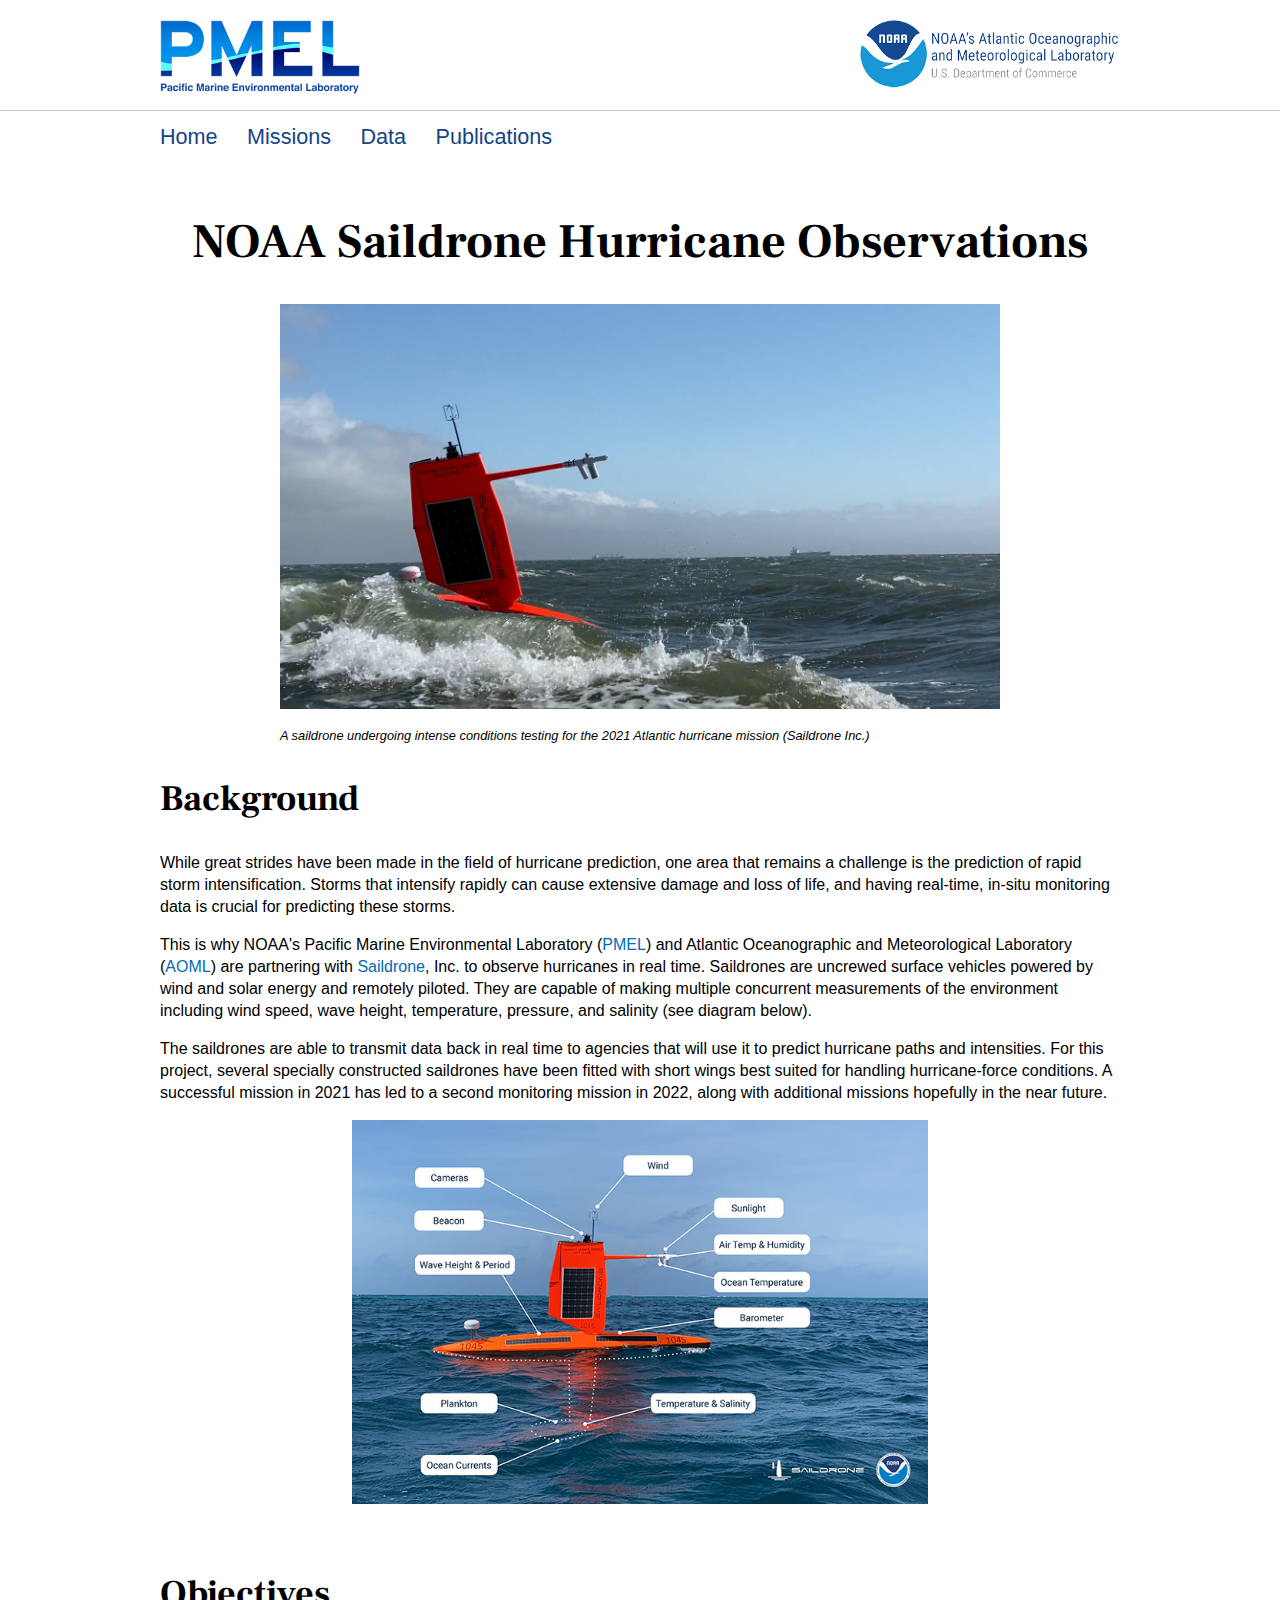
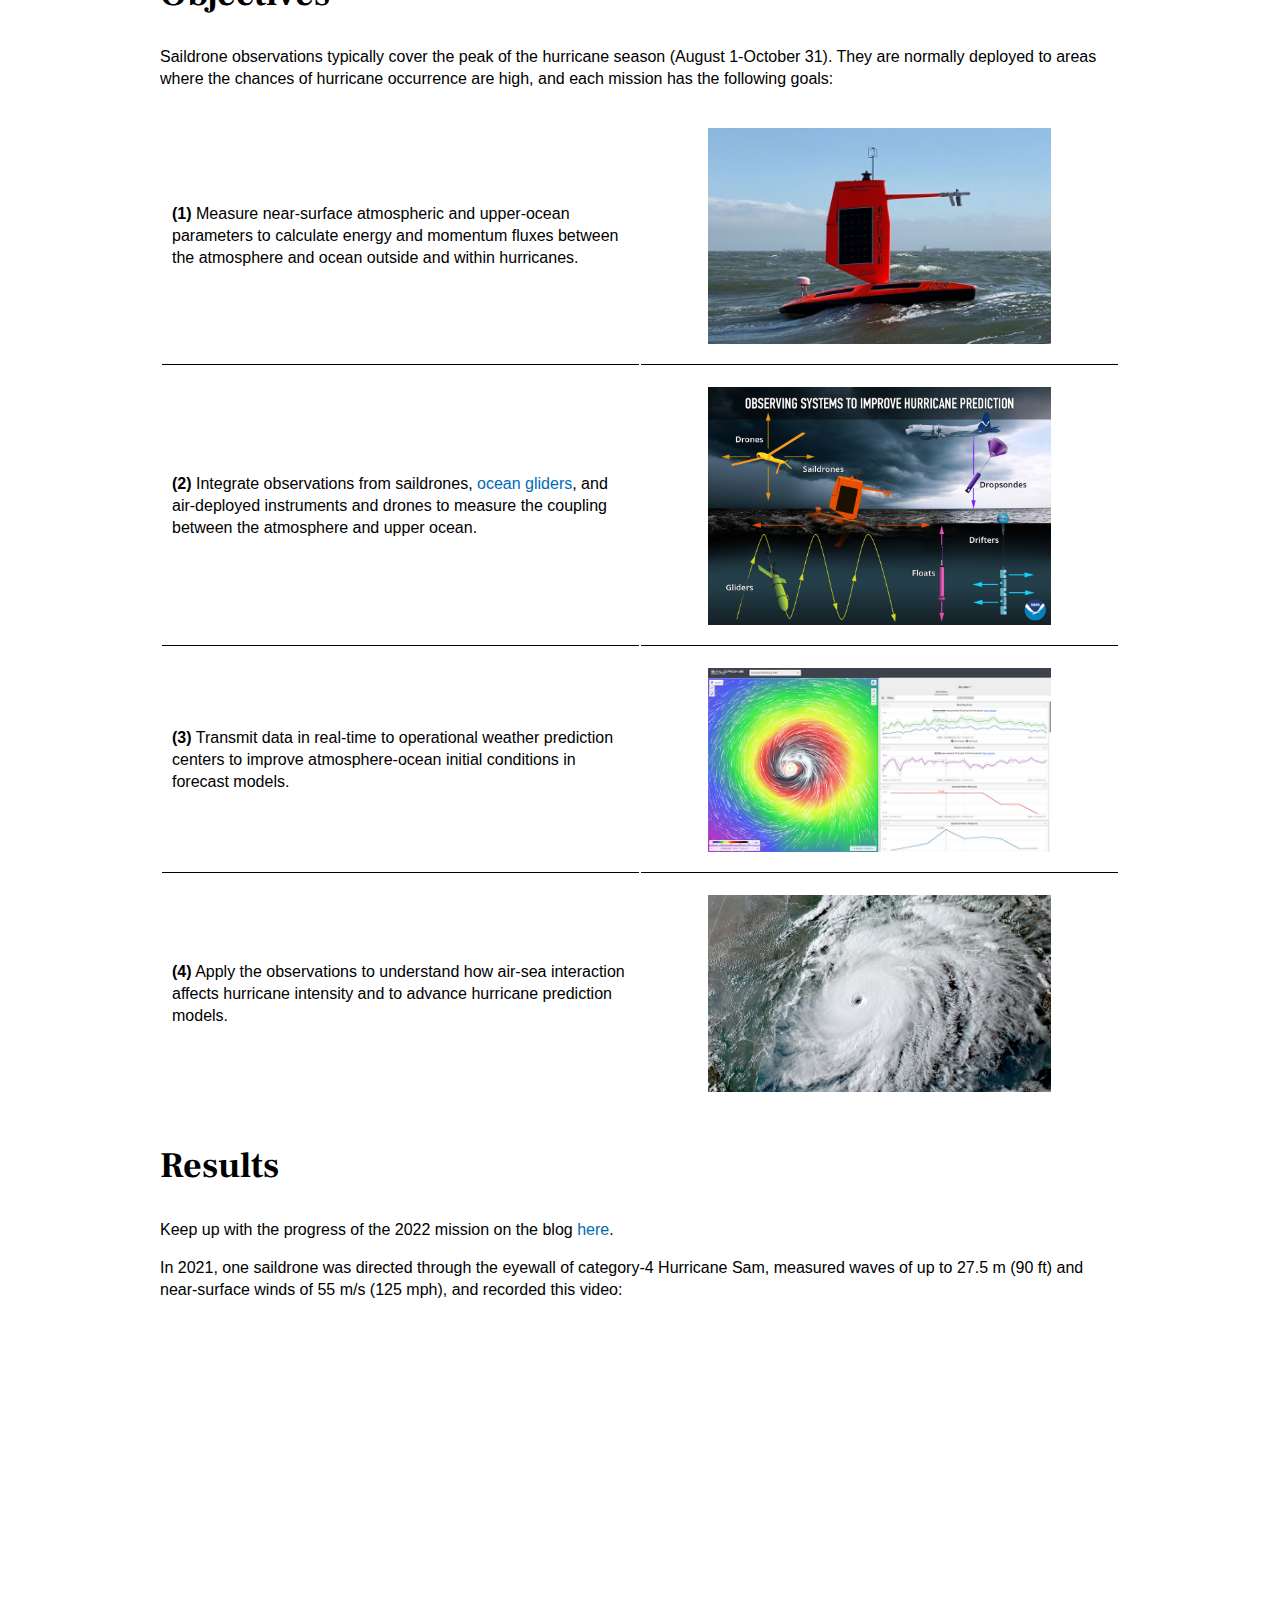
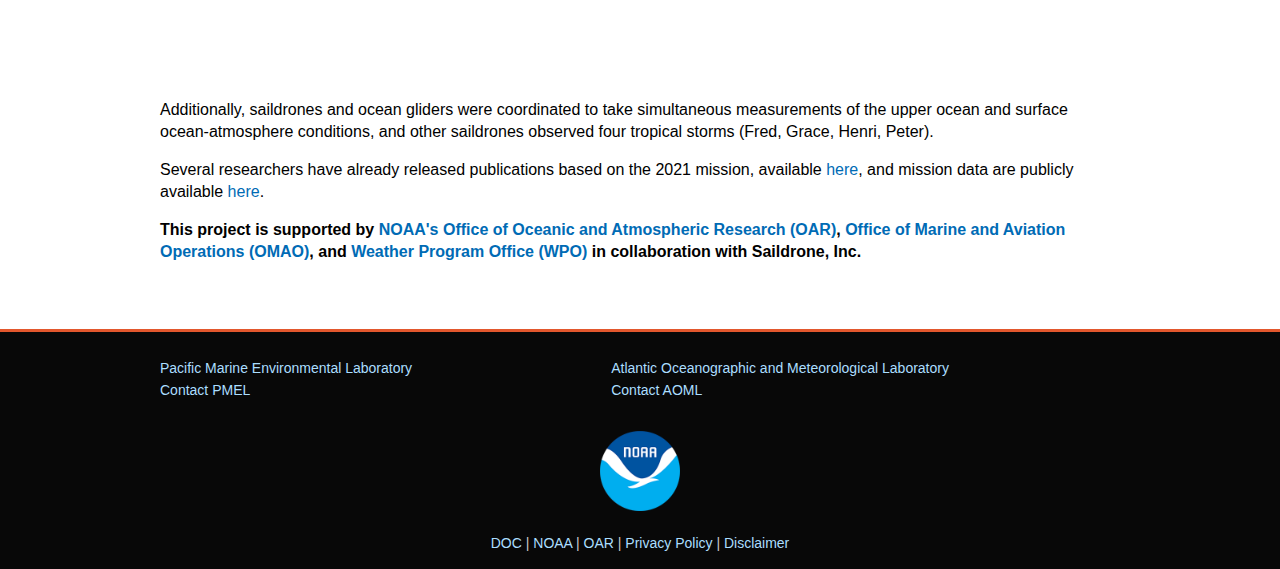
<file: index.html>
<!doctype html>
<html lang="en"><!-- InstanceBegin template="/Templates/saildrone_hurricane.dwt" codeOutsideHTMLIsLocked="false" -->
<head> 
<meta charset="utf-8">
<meta name="viewport" content="width=device-width, initial-scale=1">
<!-- InstanceBeginEditable name="doctitle" -->
<title>NOAA Saildrone Hurricane Observation</title>
<script id="_fed_an_ua_tag" type="text/javascript" src="https://dap.digitalgov.gov/Universal-Federated-Analytics-Min.js?agency=DOC&subagency=NOAA&pua=UA-200333778-1"></script>
<!-- InstanceEndEditable -->
<!-- InstanceBeginEditable name="head" -->
<!-- InstanceEndEditable -->
<link rel="icon" href="favicon-32.png" sizes="32x32">
<link rel="icon" href="favicon-128.png" sizes="128x128">
<link rel="icon" href="favicon-192.png" sizes="192x192">  
<link rel="apple-touch-icon" href="favicon-180.png" sizes="180x180">
<link rel="preconnect" href="https://fonts.gstatic.com"> 
<link href="https://fonts.googleapis.com/css2?family=Frank+Ruhl+Libre:wght@400;700&display=swap" rel="stylesheet">
<link href="saildrone_hurricanes.css" rel="stylesheet" type="text/css">
</head>
 
<body>
<header><a class="skip-link" href="#main-content">Skip to content</a> 
	<div id="header-content" class="clearfix">
		<div class="pmel-logo"><a href="https://www.pmel.noaa.gov/" target="_blank"><img src="images/PMEL_logo.png" alt="PMEL logo"/></a></div>
		<div class="aoml-logo"><a href="https://www.aoml.noaa.gov/" target="_blank"><img src="images/AOML_Logo.png" alt="AOML logo"/></a></div>
	</div>
</header>
<nav>
	<div id="nav-content"><a href="index.html">Home</a> 
		<div class="dropdown" > <a class="dropbtn" >Missions</a>
      <div id="dropdown-content">
       <a  href="2022/index.html">2022</a>
          <a href="2022/mission-blog-2022.html">2022 Blog</a> 
		  <div class="newline for-phone"><br></div>    
        <a href="2021/index.html">2021</a> 
          <a href="2021/mission-blog-2021.html">2021 Blog</a>     
		  <a href="2021/animations.html">2021 Videos</a>
      </div>
			
			</div>   
		<div class="for-mobile"><a href="publications.html">Publications</a></div>
		<div class="newline"><br></div>
		<div class="newline for-phone"><br></div>
			<div class="dropdown"><a class="dropbtn">Data</a> 
				<div id="dropdown-content2">
					<a href="https://data.pmel.noaa.gov/generic/erddap/search/index.html?page=1&itemsPerPage=1000&searchFor=Saildrone+Atlantic+2022+Hurricane+Monitoring" target="_blank">2022 Data</a>
					<a href="https://data.pmel.noaa.gov/pmel/erddap/search/index.html?page=1&itemsPerPage=1000&searchFor=Saildrone+Hurricane+Monitoring+2021+NRT+data" target="_blank">2021 Data</a> 
					
				</div> 
		</div>
		<div class="for-pc"><a href="publications.html">Publications</a></div>
		
		
	</div> 
</nav>
<!-- InstanceBeginEditable name="MainContent" -->

	<!--<div id="banner" ><img src="images/green_wave.jpeg"></div> -->
<main>


	<div id="main-content">
		<h1>NOAA Saildrone Hurricane Observations</h1>
		<p><img src="images/saildrone_in_wave.jpeg" alt="A saildrone cutting through a wave"></p>
		<div class="image-caption">A saildrone undergoing intense conditions testing for the 2021 Atlantic hurricane mission (Saildrone Inc.)</div>
		<h2>Background</h2>
		<p>While great strides have been made in the field of hurricane prediction, one area that remains a challenge is the prediction of rapid storm intensification. Storms that intensify rapidly can cause extensive damage and loss of life, and having real-time, in-situ monitoring data is crucial for predicting these storms. </p>
		<p>This is why NOAA's Pacific Marine Environmental Laboratory (<a href="https://www.pmel.noaa.gov/" target="_blank">PMEL</a>) and Atlantic Oceanographic and Meteorological Laboratory (<a href="https://www.aoml.noaa.gov/" target="_blank">AOML</a>) are partnering with <a href="https://www.saildrone.com/" target ="_blank">Saildrone</a>, Inc. to observe hurricanes in real time. Saildrones are uncrewed surface vehicles powered by wind and solar energy and remotely piloted. They are capable of making multiple concurrent measurements of the environment including wind speed, wave height, temperature, pressure, and salinity (see diagram below).</p>
		<p>The saildrones are able to transmit data back in real time to agencies that will use it to predict hurricane paths and intensities. For this project, several specially constructed saildrones have been fitted with short wings best suited for handling hurricane-force conditions. A successful mission in 2021 has led to a second monitoring mission in 2022, along with additional missions hopefully in the near future. </p>
		<p><img id="diagram" src="images/diagram.jpeg" alt="Saildrone on the water with observation tools labeled"/></p>
		<br>
		<h2>Objectives</h2>
		<p>Saildrone observations typically cover the peak of the hurricane season (August 1-October 31). They are normally deployed to areas where the chances of hurricane occurrence are high, and each mission has the following goals:</p>
		<table>
			<tr>
				<td><div class="text-container"><p><strong>(1)</strong> Measure near-surface atmospheric and upper-ocean parameters to calculate energy and momentum fluxes between the atmosphere and ocean outside and within hurricanes.</p></div></td>
				<td><img src="images/saildrone.png" alt="Image of a saildrone on water"></td>
			</tr>
			<tr>
				<td><p><strong>(2)</strong> Integrate observations from saildrones, <a href="https://www.aoml.noaa.gov/hurricane-glider-project/" target="_blank">ocean gliders</a>, and air-deployed instruments and drones to measure the coupling between the atmosphere and upper ocean.</p></td>
				<td><img src="images/Hurricane_Observation_Tech_v4_horiz_lores-1024x712.png" alt="Diagram showing usage of various ocean monitoring technologies"></td>
			</tr>
			<tr>
				<td><p><strong>(3)</strong> Transmit data in real-time to operational weather prediction centers to improve atmosphere-ocean initial conditions in forecast models.</p></td>
				<td><img src="images/dashboard.jpeg" alt="Dashboard of saildrone data"></td>
			</tr>
			<tr >
				<td class="last"><p><strong>(4)</strong> Apply the observations to understand how air-sea interaction affects hurricane intensity and to advance hurricane prediction models.</p></td>
				<td class="last"><img src="images/PHOTO-GOES-East-satellite- image-Hurricane-Laura-082620-approaching-Gulf-Coast.png" alt="View of a hurricane from space"></td>
			
			</tr>
		
		</table>
		
	
		<h2>Results</h2>
		<p>Keep up with the progress of the 2022 mission on the blog <a href="2022/mission-blog-2022.html">here</a>. </p>
		<p>In 2021, one saildrone was directed through the eyewall of category-4 Hurricane Sam, measured waves of up to 27.5 m (90 ft) and near-surface winds of 55 m/s (125 mph), and recorded this video:</p>
		<iframe src="https://player.vimeo.com/video/656704575?h=ae7b1a0568&title=0&byline=0&portrait=0" width="640" height="360" frameborder="0" allow="autoplay; fullscreen; picture-in-picture" allowfullscreen></iframe>
		<p>Additionally, saildrones and ocean gliders were coordinated to take simultaneous measurements of the upper ocean and surface ocean-atmosphere conditions, and other saildrones observed four tropical storms (Fred, Grace, Henri, Peter). </p>
		<p>Several researchers have already released publications based on the 2021 mission, available <a href="publications.html">here</a>, and mission data are publicly available <a href="https://data.pmel.noaa.gov/pmel/erddap/search/index.html?page=1&itemsPerPage=1000&searchFor=Saildrone+Hurricane+Monitoring+2021+NRT+data">here</a>.
</p>
		
		<p><b>This project is supported by <a href="https://research.noaa.gov/" target="_blank">NOAA's Office of Oceanic and Atmospheric Research (OAR)</a>, <a href="https://www.omao.noaa.gov/" target="_blank">Office of Marine and Aviation Operations (OMAO)</a>, and <a href="https://wpo.noaa.gov/" target="_blank">Weather Program Office (WPO)</a> in collaboration with Saildrone, Inc.</b>	</p>
	</div>
</main>
	
<!-- InstanceEndEditable -->
<footer>
	<div id="footer-content" class="clearfix">
		<div class="footer-lab-info clearfix">
			<div class="footer-pmel"><a href="https://www.pmel.noaa.gov/" target="_blank">Pacific Marine Environmental Laboratory </a><br>
				<a href="mailto:adi.hanein@noaa.gov">Contact PMEL</a></div>
			<div class="footer-aoml"><a href="https://www.aoml.noaa.gov/" target="_blank">Atlantic Oceanographic and Meteorological Laboratory</a><br>
				<a href="mailto:kristina.kiest@noaa.gov">Contact AOML</a></div>
		</div>
		<div>
			<div class="footer-noaa-logo"><a href="https://www.noaa.gov/" target="_blank"><img src="images/NOAA_logo.png" alt="NOAA logo" class="noaa-logo" /></a></div>
			<div class="footer-general-links"><a href="https://www.commerce.gov/" target="_blank">DOC</a> | <a href="https://www.noaa.gov/" target="_blank">NOAA</a> | <a href="https://research.noaa.gov/" target="_blank">OAR</a> | <a href="https://www.noaa.gov/protecting-your-privacy" target="_blank">Privacy Policy</a> | <a href="https://www.noaa.gov/disclaimer" target="_blank">Disclaimer</a></div>
		</div>
	</div>
</footer>
</body>
<!-- InstanceEnd --></html>
</file>
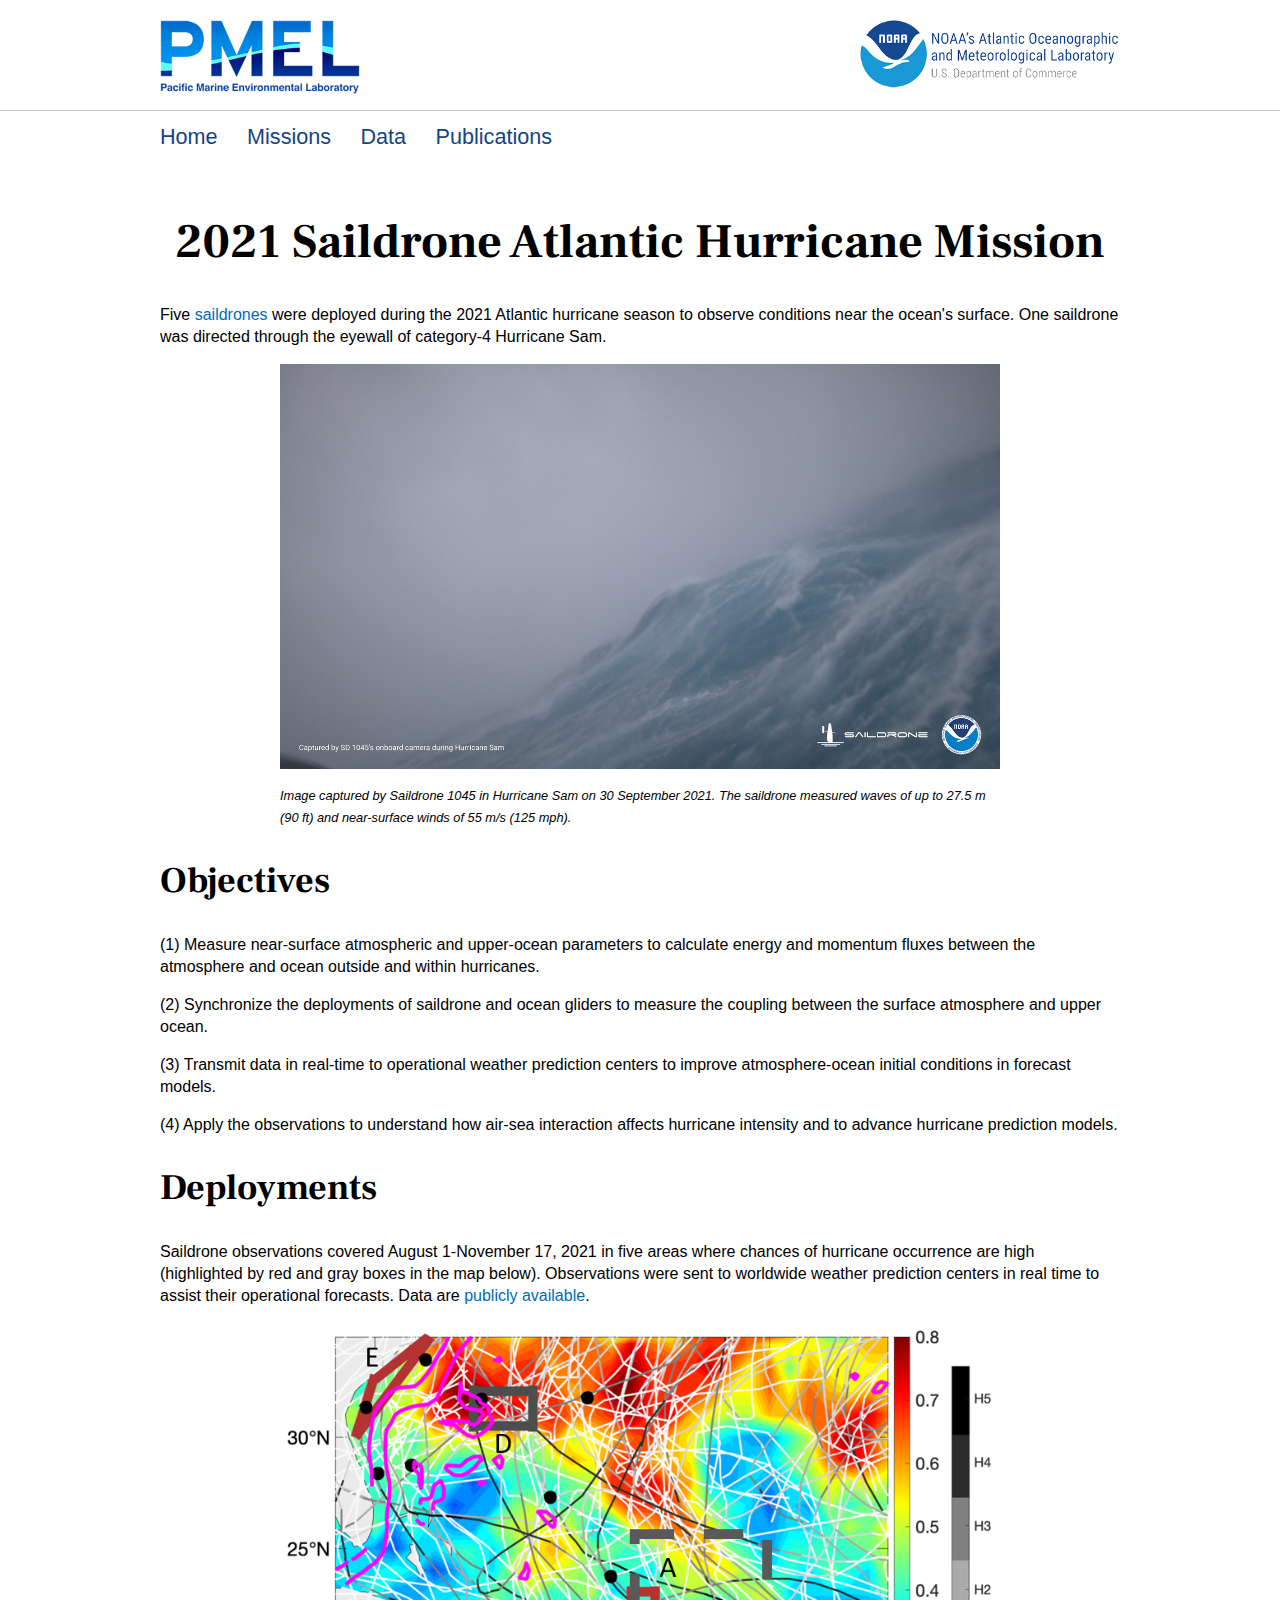
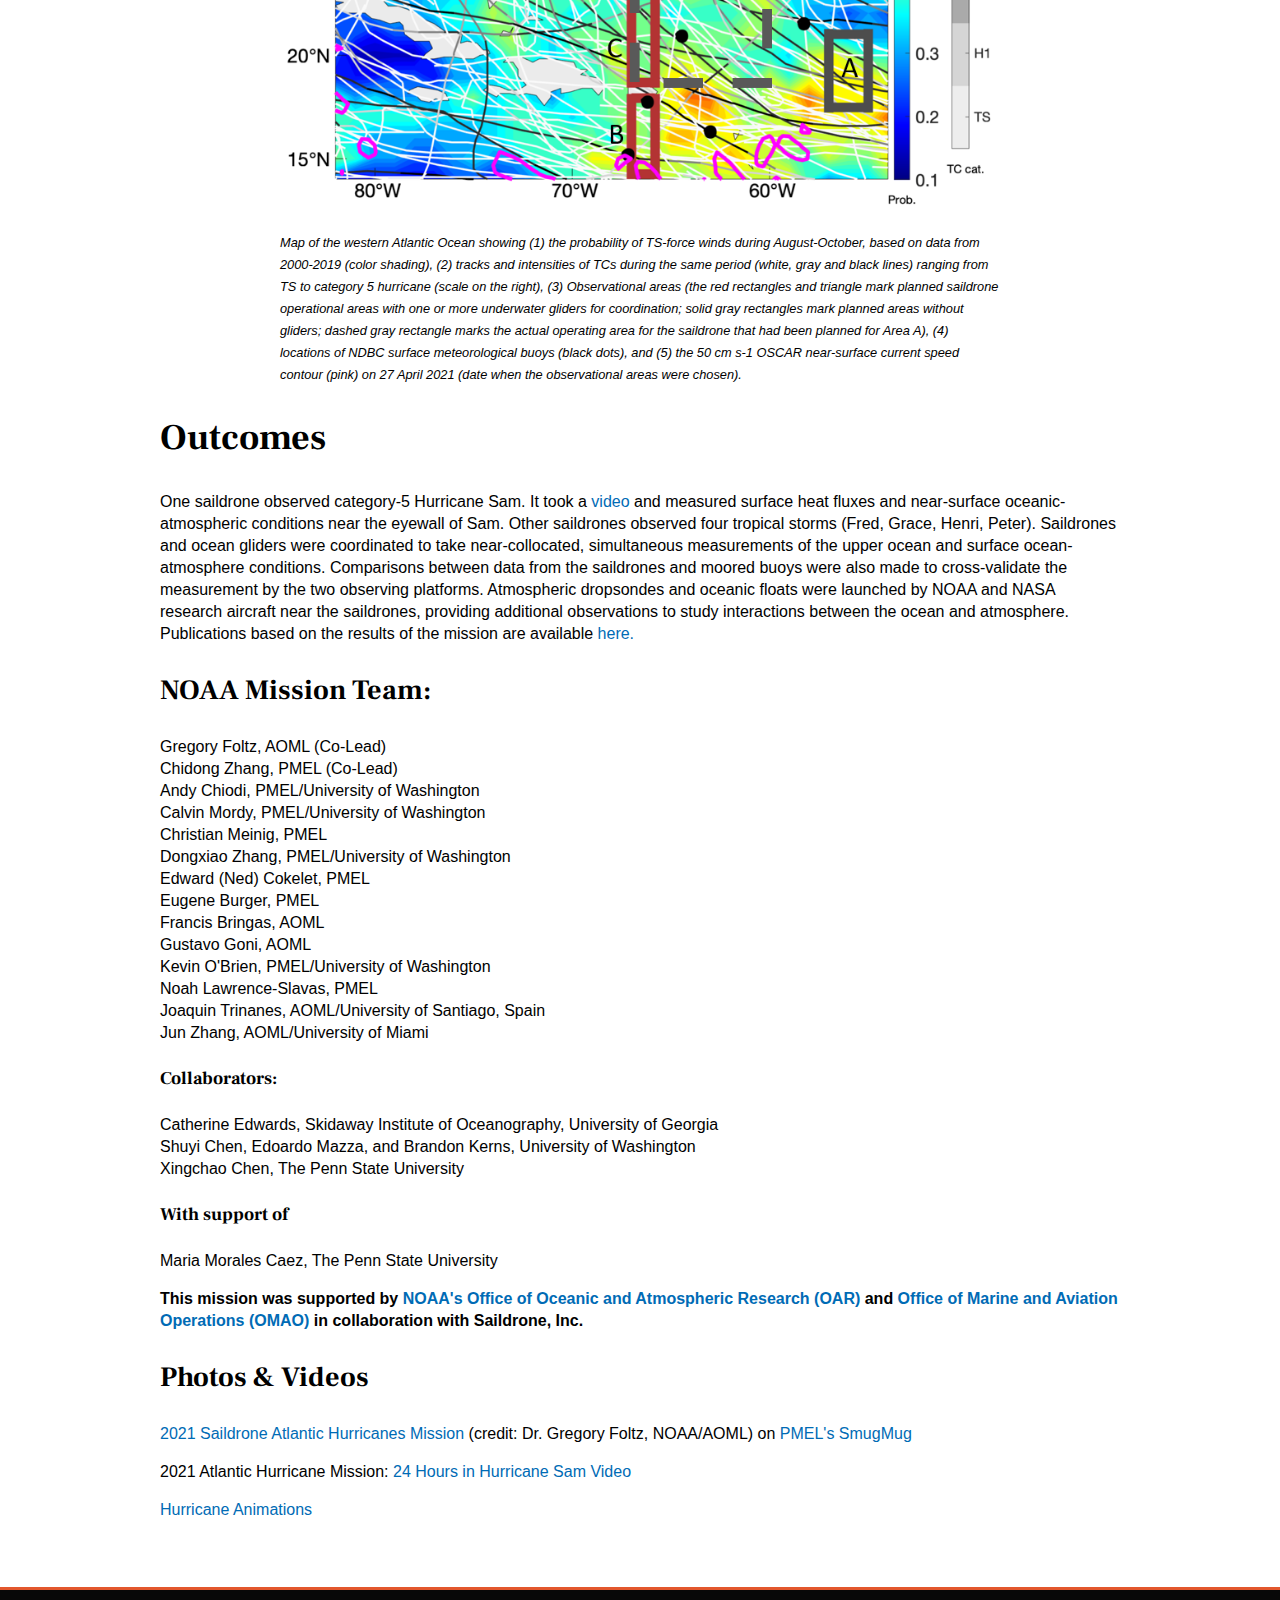
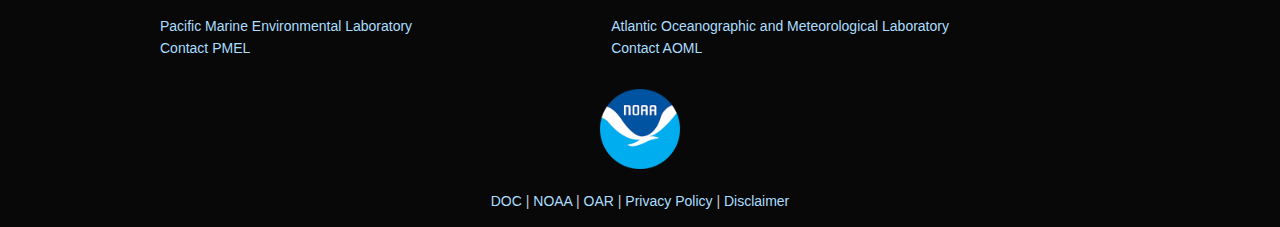
<file: 2021/index.html>
<!doctype html>
<html lang="en"><!-- InstanceBegin template="/Templates/saildrone_hurricane.dwt" codeOutsideHTMLIsLocked="false" -->
<head> 
<meta charset="utf-8">
<meta name="viewport" content="width=device-width, initial-scale=1">
<!-- InstanceBeginEditable name="doctitle" --> 
<title>NOAA's Saildrone Observations of Atlantic Hurricanes for Improved Intensity Forecasts - 2021 Mission</title>
<script id="_fed_an_ua_tag" type="text/javascript" src="https://dap.digitalgov.gov/Universal-Federated-Analytics-Min.js?agency=DOC&subagency=NOAA&pua=UA-200333778-1"></script>

<!-- InstanceEndEditable -->
<!-- InstanceBeginEditable name="head" -->
<!-- InstanceEndEditable -->
<link rel="icon" href="../favicon-32.png" sizes="32x32">
<link rel="icon" href="../favicon-128.png" sizes="128x128">
<link rel="icon" href="../favicon-192.png" sizes="192x192">  
<link rel="apple-touch-icon" href="../favicon-180.png" sizes="180x180">
<link rel="preconnect" href="https://fonts.gstatic.com"> 
<link href="https://fonts.googleapis.com/css2?family=Frank+Ruhl+Libre:wght@400;700&display=swap" rel="stylesheet">
<link href="../saildrone_hurricanes.css" rel="stylesheet" type="text/css">
</head>
 
<body>
<header><a class="skip-link" href="#main-content">Skip to content</a> 
	<div id="header-content" class="clearfix">
		<div class="pmel-logo"><a href="https://www.pmel.noaa.gov/" target="_blank"><img src="../images/PMEL_logo.png" alt="PMEL logo"/></a></div>
		<div class="aoml-logo"><a href="https://www.aoml.noaa.gov/" target="_blank"><img src="../images/AOML_Logo.png" alt="AOML logo"/></a></div>
	</div>
</header>
<nav>
	<div id="nav-content"><a href="../index.html">Home</a> 
		<div class="dropdown" > <a class="dropbtn" >Missions</a>
      <div id="dropdown-content">
       <a  href="../2022/index.html">2022</a>
          <a href="../2022/mission-blog-2022.html">2022 Blog</a> 
		  <div class="newline for-phone"><br></div>    
        <a href="index.html">2021</a> 
          <a href="mission-blog-2021.html">2021 Blog</a>     
		  <a href="animations.html">2021 Videos</a>
      </div>
			
			</div>   
		<div class="for-mobile"><a href="../publications.html">Publications</a></div>
		<div class="newline"><br></div>
		<div class="newline for-phone"><br></div>
			<div class="dropdown"><a class="dropbtn">Data</a> 
				<div id="dropdown-content2">
					<a href="https://data.pmel.noaa.gov/generic/erddap/search/index.html?page=1&itemsPerPage=1000&searchFor=Saildrone+Atlantic+2022+Hurricane+Monitoring" target="_blank">2022 Data</a>
					<a href="https://data.pmel.noaa.gov/pmel/erddap/search/index.html?page=1&itemsPerPage=1000&searchFor=Saildrone+Hurricane+Monitoring+2021+NRT+data" target="_blank">2021 Data</a> 
					
				</div> 
		</div>
		<div class="for-pc"><a href="../publications.html">Publications</a></div>
		
		
	</div> 
</nav>
<!-- InstanceBeginEditable name="MainContent" -->
<main>
	<div id="main-content">
		<h1>2021 Saildrone Atlantic Hurricane Mission</h1>
		<p>Five <a href="https://www.saildrone.com/" target="_blank">saildrones</a> were deployed during the 2021 Atlantic hurricane season to observe conditions near the ocean's surface. One saildrone was directed through the eyewall of category-4 Hurricane Sam.</p>
		<p><img src="images/saildrone_1045_hurricane_sam.jpg" alt="Image of rough waves captured by Saildrone 1045 in Hurricane Sam"/></p>
		<div class="image-caption">Image captured by Saildrone 1045 in Hurricane Sam on 30 September 2021. The saildrone measured waves of up to 27.5 m (90 ft) and near-surface winds of 55 m/s (125 mph).</div>
		<h2>Objectives</h2>
		<p>(1) Measure near-surface atmospheric and upper-ocean parameters to calculate energy and momentum fluxes between the atmosphere and ocean outside and within hurricanes.</p>
		<p>(2) Synchronize the deployments of saildrone and ocean gliders to measure the coupling between the surface atmosphere and upper ocean.</p>
		<p>(3) Transmit data in real-time to operational weather prediction centers to improve atmosphere-ocean initial conditions in forecast models.</p>
		<p>(4) Apply the observations to understand how air-sea interaction affects hurricane intensity and to advance hurricane prediction models.</p>
		<h2>Deployments</h2>
		<p>Saildrone observations covered August 1-November 17, 2021 in five areas where chances of hurricane occurrence are high (highlighted by red and gray boxes in the map below). Observations were sent to worldwide weather prediction centers in real time to assist their operational forecasts. Data are <a href="https://data.pmel.noaa.gov/pmel/erddap/search/index.html?page=1&itemsPerPage=1000&searchFor=Saildrone+Hurricane+Monitoring+2021+NRT+data" target="_blank">publicly available</a>.</p>
		<p><img src="images/western_atlantic_map.png" alt="Map of the western Atlantic Ocean showing various data, tracks, and observational areas"/></p>
		<div class="image-caption">Map of the western Atlantic Ocean showing (1) the probability of TS-force winds during August-October, based on data from 2000-2019 (color shading), (2) tracks and intensities of TCs during the same period (white, gray and black lines) ranging from TS to category 5 hurricane (scale on the right), (3) Observational areas (the red rectangles and triangle mark planned saildrone operational areas with one or more underwater gliders for coordination; solid gray rectangles mark planned areas without gliders; dashed gray rectangle marks the actual operating area for the saildrone that had been planned for Area A), (4) locations of NDBC surface meteorological buoys (black dots), and (5) the 50 cm s-1 OSCAR near-surface current speed contour (pink) on 27 April 2021 (date when the observational areas were chosen).</div>
		<h2>Outcomes</h2>
		<p>One saildrone observed category-5 Hurricane Sam. It took a <a href="https://www.youtube.com/watch?v=TzgdSSb0T98" target="_blank">video</a> and measured surface heat fluxes and near-surface oceanic-atmospheric conditions near the eyewall of Sam. Other saildrones observed four tropical storms (Fred, Grace, Henri, Peter). Saildrones and ocean gliders were coordinated to take near-collocated, simultaneous measurements of the upper ocean and surface ocean-atmosphere conditions. Comparisons between data from the saildrones and moored buoys were also made to cross-validate the measurement by the two observing platforms. Atmospheric dropsondes and oceanic floats were launched by NOAA and NASA research aircraft near the saildrones, providing additional observations to study interactions between the ocean and atmosphere. Publications based on the results of the mission are available <a href="../publications.html">here.</a></p>
		<h3>NOAA Mission Team:</h3>
		<p>Gregory Foltz, AOML (Co-Lead)<br>
			Chidong Zhang, PMEL (Co-Lead)<br>
			Andy Chiodi, PMEL/University of Washington<br>
			Calvin Mordy, PMEL/University of Washington<br>
			Christian Meinig, PMEL<br>
			Dongxiao Zhang, PMEL/University of Washington<br>
			Edward (Ned) Cokelet, PMEL<br>
			Eugene Burger, PMEL<br>
			Francis Bringas, AOML<br>
			Gustavo Goni, AOML<br>
			Kevin O'Brien, PMEL/University of Washington<br>
			Noah Lawrence-Slavas, PMEL<br>
			Joaquin Trinanes, AOML/University of Santiago, Spain<br>
			Jun Zhang, AOML/University of Miami</p>
		<h4>Collaborators:</h4>
		<p>Catherine Edwards, Skidaway Institute of Oceanography, University of Georgia<br>
			Shuyi Chen, Edoardo Mazza, and Brandon Kerns, 
			University of Washington<br>
			Xingchao Chen, The Penn State University<br>
		</p>
		<h4>With support of</h4>
		<p>Maria Morales Caez, The Penn State University</p>
		<p><strong>This mission was supported by <a href="https://research.noaa.gov/" target="_blank">NOAA's Office of Oceanic and Atmospheric Research (OAR)</a> and <a href="https://www.omao.noaa.gov/" target="_blank">Office of Marine and Aviation Operations (OMAO)</a> in collaboration with Saildrone, Inc.</strong></p>
		<h3>Photos &amp; Videos</h3>
		
		<p><a href="https://noaapmel.smugmug.com/Public/2021-Winter-Storms-Project-Saildrone-Deployment/" target="_blank">2021 Saildrone Atlantic Hurricanes Mission</a> (credit: Dr. Gregory Foltz, NOAA/AOML) on <a href="https://noaapmel.smugmug.com/" target="_blank">PMEL's SmugMug</a></p>
		<p>2021 Atlantic Hurricane Mission: <a href="https://vimeo.com/656704575">24 Hours in Hurricane Sam Video</a> </p>
		<p><a href="animations.html">Hurricane Animations</a></p>
	</div>
</main>
<!-- InstanceEndEditable -->
<footer>
	<div id="footer-content" class="clearfix">
		<div class="footer-lab-info clearfix">
			<div class="footer-pmel"><a href="https://www.pmel.noaa.gov/" target="_blank">Pacific Marine Environmental Laboratory </a><br>
				<a href="mailto:adi.hanein@noaa.gov">Contact PMEL</a></div>
			<div class="footer-aoml"><a href="https://www.aoml.noaa.gov/" target="_blank">Atlantic Oceanographic and Meteorological Laboratory</a><br>
				<a href="mailto:kristina.kiest@noaa.gov">Contact AOML</a></div>
		</div>
		<div>
			<div class="footer-noaa-logo"><a href="https://www.noaa.gov/" target="_blank"><img src="../images/NOAA_logo.png" alt="NOAA logo" class="noaa-logo" /></a></div>
			<div class="footer-general-links"><a href="https://www.commerce.gov/" target="_blank">DOC</a> | <a href="https://www.noaa.gov/" target="_blank">NOAA</a> | <a href="https://research.noaa.gov/" target="_blank">OAR</a> | <a href="https://www.noaa.gov/protecting-your-privacy" target="_blank">Privacy Policy</a> | <a href="https://www.noaa.gov/disclaimer" target="_blank">Disclaimer</a></div>
		</div>
	</div>
</footer>
</body>
<!-- InstanceEnd --></html>
</file>
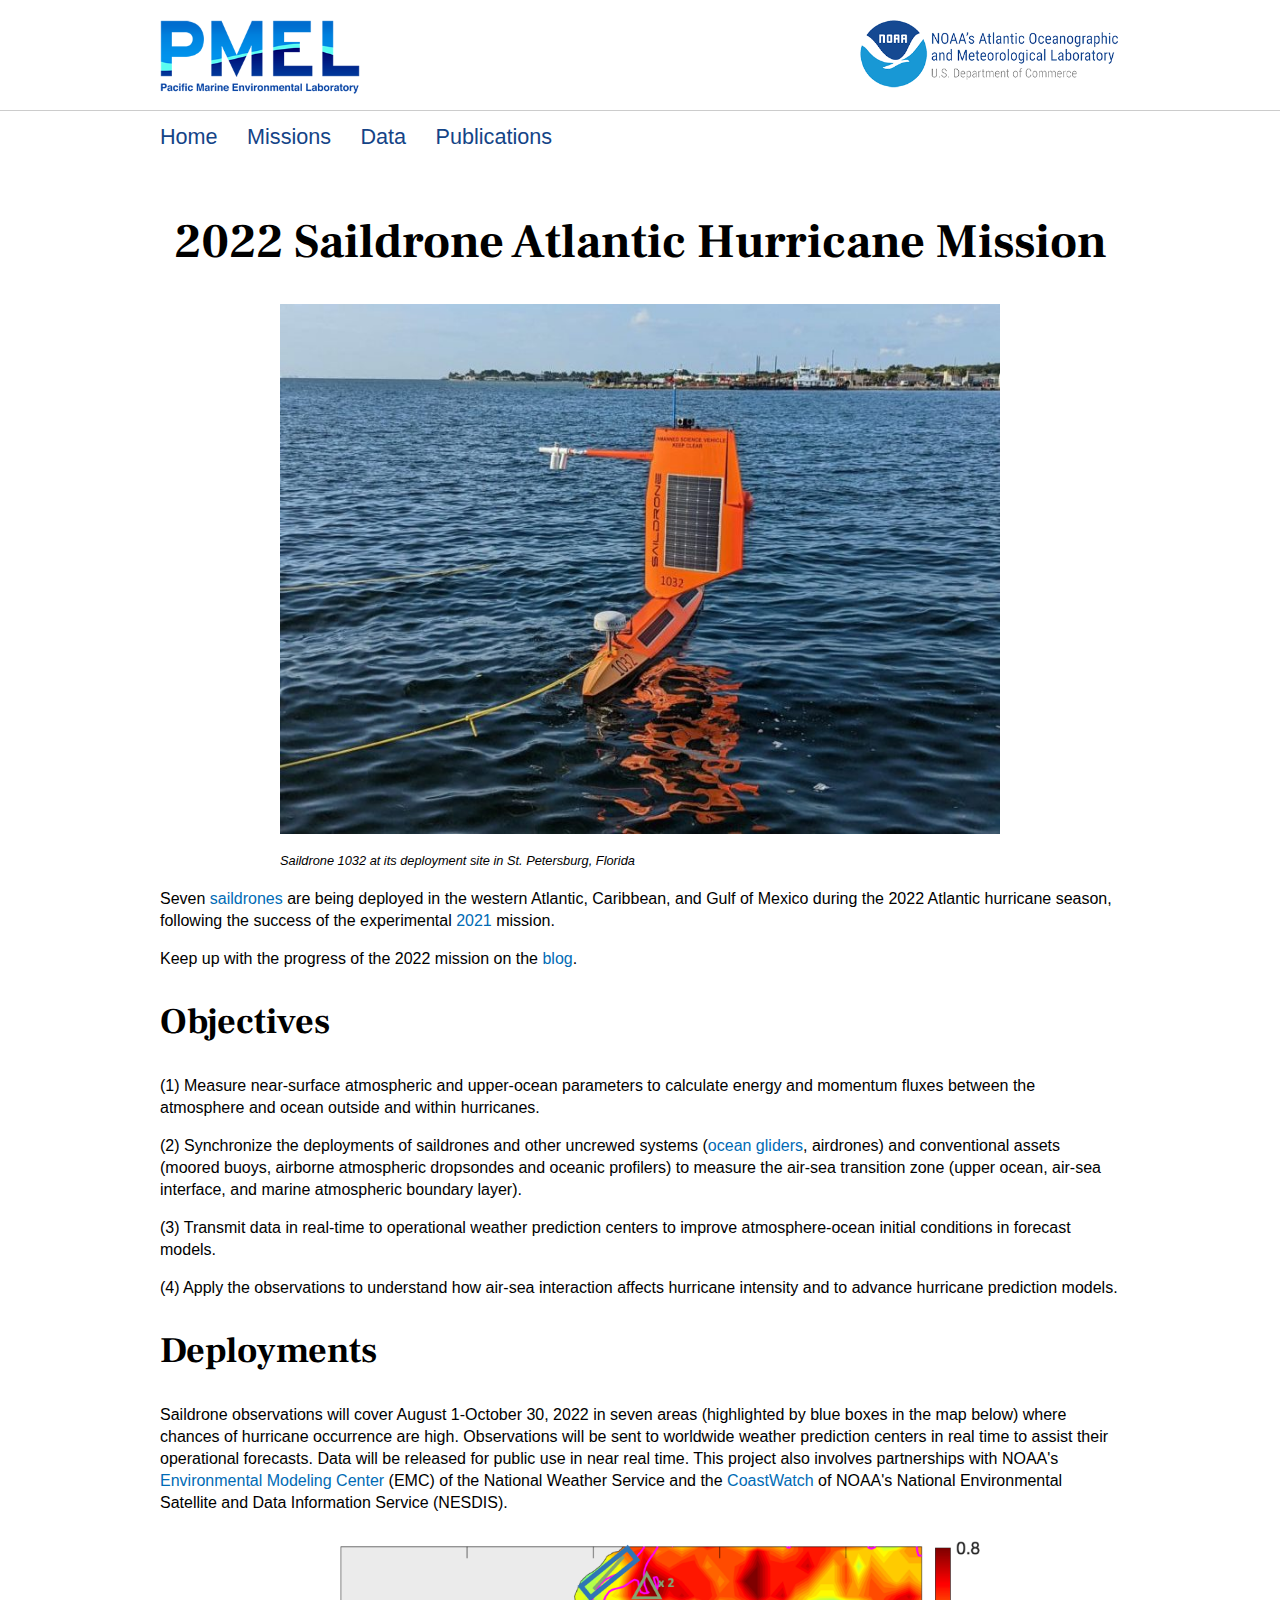
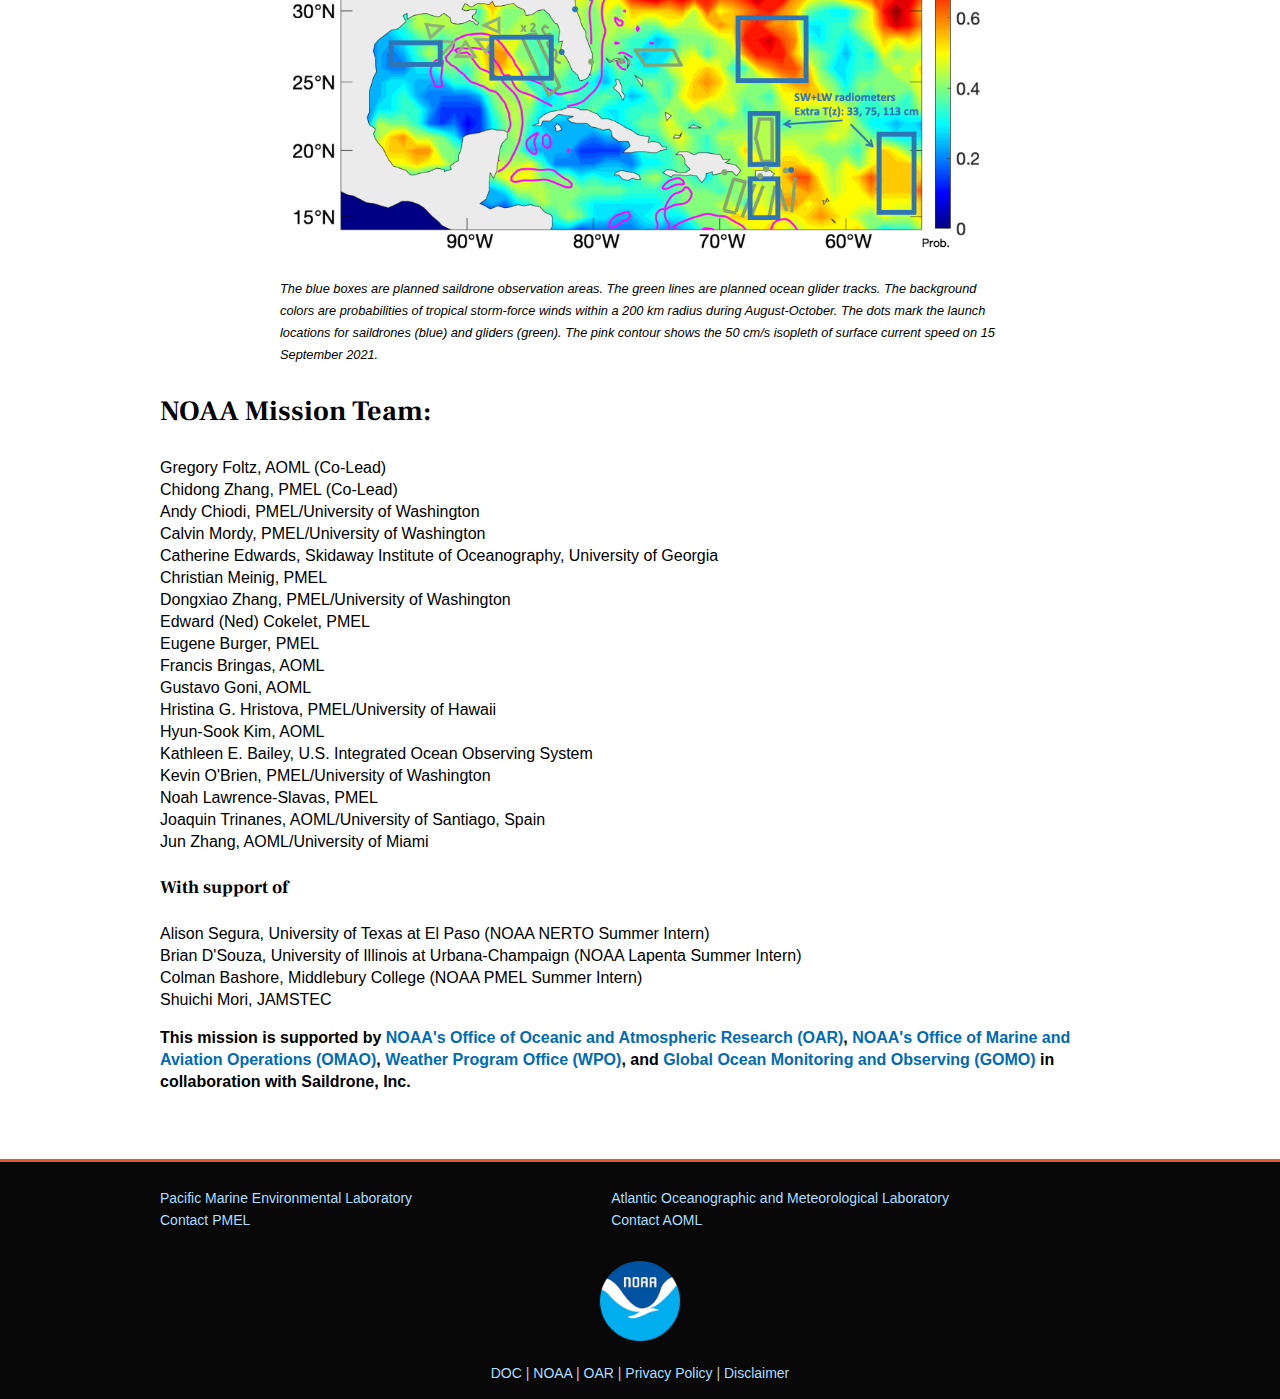
<file: 2022/index.html>
<!doctype html>
<html lang="en"><!-- InstanceBegin template="/Templates/saildrone_hurricane.dwt" codeOutsideHTMLIsLocked="false" -->
<head> 
<meta charset="utf-8">
<meta name="viewport" content="width=device-width, initial-scale=1">
<!-- InstanceBeginEditable name="doctitle" -->
<title>NOAA's Saildrone Observations of Atlantic Hurricanes for Improved Intensity Forecasts - 2022 Mission</title>
<script id="_fed_an_ua_tag" type="text/javascript" src="https://dap.digitalgov.gov/Universal-Federated-Analytics-Min.js?agency=DOC&subagency=NOAA&pua=UA-200333778-1"></script>
<!-- InstanceEndEditable -->
<!-- InstanceBeginEditable name="head" -->
<!-- InstanceEndEditable -->
<link rel="icon" href="../favicon-32.png" sizes="32x32">
<link rel="icon" href="../favicon-128.png" sizes="128x128">
<link rel="icon" href="../favicon-192.png" sizes="192x192">  
<link rel="apple-touch-icon" href="../favicon-180.png" sizes="180x180">
<link rel="preconnect" href="https://fonts.gstatic.com"> 
<link href="https://fonts.googleapis.com/css2?family=Frank+Ruhl+Libre:wght@400;700&display=swap" rel="stylesheet">
<link href="../saildrone_hurricanes.css" rel="stylesheet" type="text/css">
</head>
 
<body>
<header><a class="skip-link" href="#main-content">Skip to content</a> 
	<div id="header-content" class="clearfix">
		<div class="pmel-logo"><a href="https://www.pmel.noaa.gov/" target="_blank"><img src="../images/PMEL_logo.png" alt="PMEL logo"/></a></div>
		<div class="aoml-logo"><a href="https://www.aoml.noaa.gov/" target="_blank"><img src="../images/AOML_Logo.png" alt="AOML logo"/></a></div>
	</div>
</header>
<nav>
	<div id="nav-content"><a href="../index.html">Home</a> 
		<div class="dropdown" > <a class="dropbtn" >Missions</a>
      <div id="dropdown-content">
       <a  href="index.html">2022</a>
          <a href="mission-blog-2022.html">2022 Blog</a> 
		  <div class="newline for-phone"><br></div>    
        <a href="../2021/index.html">2021</a> 
          <a href="../2021/mission-blog-2021.html">2021 Blog</a>     
		  <a href="../2021/animations.html">2021 Videos</a>
      </div>
			
			</div>   
		<div class="for-mobile"><a href="../publications.html">Publications</a></div>
		<div class="newline"><br></div>
		<div class="newline for-phone"><br></div>
			<div class="dropdown"><a class="dropbtn">Data</a> 
				<div id="dropdown-content2">
					<a href="https://data.pmel.noaa.gov/generic/erddap/search/index.html?page=1&itemsPerPage=1000&searchFor=Saildrone+Atlantic+2022+Hurricane+Monitoring" target="_blank">2022 Data</a>
					<a href="https://data.pmel.noaa.gov/pmel/erddap/search/index.html?page=1&itemsPerPage=1000&searchFor=Saildrone+Hurricane+Monitoring+2021+NRT+data" target="_blank">2021 Data</a> 
					
				</div> 
		</div>
		<div class="for-pc"><a href="../publications.html">Publications</a></div>
		
		
	</div> 
</nav>
<!-- InstanceBeginEditable name="MainContent" -->
<main>
	<div id="main-content">
		<h1>2022 Saildrone Atlantic Hurricane Mission</h1>
		<p><img src="images/StPeteLaunch.jpg" alt="Saildrone being launched from St. Petersburg"><div class="image-caption">Saildrone 1032 at its deployment site in St. Petersburg, Florida</div></p>
		<p>Seven <a href="https://www.saildrone.com/" target="_blank">saildrones</a> are being deployed in the western Atlantic, Caribbean, and Gulf of Mexico during the 2022 Atlantic hurricane season, following the success of the experimental <a href="../2021/index.html">2021</a> mission. </p>
		<p>Keep up with the progress of the 2022 mission on the <a href="mission-blog-2022.html">blog</a>.</p>
		<h2>Objectives</h2>
		<p>(1) Measure near-surface atmospheric and upper-ocean parameters to calculate energy and momentum fluxes between the atmosphere and ocean outside and within hurricanes.</p>
		<p>(2) Synchronize the deployments of saildrones and other uncrewed systems (<a href="https://www.aoml.noaa.gov/hurricane-glider-project/">ocean gliders</a>, airdrones) and conventional assets (moored buoys, airborne atmospheric dropsondes and oceanic profilers) to measure the air-sea transition zone (upper ocean, air-sea interface, and marine atmospheric boundary layer).</p>
		<p>(3)  Transmit data in real-time to operational weather prediction centers to improve atmosphere-ocean initial conditions in forecast models.</p>
		<p>(4) Apply the observations to understand how air-sea interaction affects hurricane intensity and to advance hurricane prediction models.</p>
		
		
		<h2>Deployments</h2>
		<p>Saildrone observations will cover August 1-October 30, 2022 in seven areas (highlighted by blue boxes in the map below) where chances of hurricane occurrence are high. Observations will be sent to worldwide weather prediction centers in real time to assist their operational forecasts. Data will be released for public use in near real time. This project also involves partnerships with NOAA's <a href="https://www.emc.ncep.noaa.gov/emc_new.php" target="_blank">Environmental Modeling Center</a> (EMC) of the National Weather Service and the <a href="https://coastwatch.noaa.gov/cw/index.html" target="_blank">CoastWatch</a> of NOAA's National Environmental Satellite and Data Information Service (NESDIS).</p>
		<p><img src="images/deploy_regions_7sd_gliders_currents (1).png" alt="Map of areas where saildrones are deployed with glider tracks"/></p>
		<div class="image-caption">The blue boxes are planned saildrone observation areas. The green lines are planned ocean glider tracks. The background colors are probabilities of tropical storm-force winds within a 200 km radius during August-October. The dots mark the launch locations for saildrones (blue) and gliders (green). The pink contour shows the 50 cm/s isopleth of surface current speed on 15 September 2021. </div>
		<h3>NOAA Mission Team:</h3>
		<p>Gregory Foltz, AOML (Co-Lead)<br>
			Chidong Zhang, PMEL (Co-Lead)<br>
			Andy Chiodi, PMEL/University of Washington<br>
			Calvin Mordy, PMEL/University of Washington<br>
			Catherine Edwards, Skidaway Institute of Oceanography, University of Georgia <br>
			Christian Meinig, PMEL<br>
			Dongxiao Zhang, PMEL/University of Washington<br>
			Edward (Ned) Cokelet, PMEL<br>
			Eugene Burger, PMEL<br>
			Francis Bringas, AOML<br>
			Gustavo Goni, AOML<br>
			Hristina G. Hristova, PMEL/University of Hawaii<br>
			Hyun-Sook Kim, AOML<br>
			Kathleen E. Bailey, U.S. Integrated Ocean Observing System <br>
			Kevin O'Brien, PMEL/University of Washington<br>
			Noah Lawrence-Slavas, PMEL<br>
			Joaquin Trinanes, AOML/University of Santiago, Spain<br>
			Jun Zhang, AOML/University of Miami </p>
		<h4>With support of</h4>
		<p>Alison Segura, University of Texas at El Paso (NOAA NERTO Summer Intern)<br>
			Brian D'Souza, University of Illinois at Urbana-Champaign (NOAA Lapenta Summer Intern)<br>
			Colman Bashore, Middlebury College (NOAA PMEL Summer Intern)<br>
			Shuichi Mori, JAMSTEC</p>
		<p><b>This mission is supported by <a href="https://research.noaa.gov/" target="_blank">NOAA's Office of Oceanic and Atmospheric Research (OAR)</a>, <a href="https://www.omao.noaa.gov/" target="_blank">NOAA's Office of Marine and Aviation Operations (OMAO)</a>, <a href="https://wpo.noaa.gov/" target="_blank">Weather Program Office (WPO)</a>, and <a href="https://globalocean.noaa.gov/" target="_blank">Global Ocean Monitoring and Observing (GOMO)</a> in collaboration with Saildrone, Inc.</b></p>
	</div>
</main>
<!-- InstanceEndEditable -->
<footer>
	<div id="footer-content" class="clearfix">
		<div class="footer-lab-info clearfix">
			<div class="footer-pmel"><a href="https://www.pmel.noaa.gov/" target="_blank">Pacific Marine Environmental Laboratory </a><br>
				<a href="mailto:adi.hanein@noaa.gov">Contact PMEL</a></div>
			<div class="footer-aoml"><a href="https://www.aoml.noaa.gov/" target="_blank">Atlantic Oceanographic and Meteorological Laboratory</a><br>
				<a href="mailto:kristina.kiest@noaa.gov">Contact AOML</a></div>
		</div>
		<div>
			<div class="footer-noaa-logo"><a href="https://www.noaa.gov/" target="_blank"><img src="../images/NOAA_logo.png" alt="NOAA logo" class="noaa-logo" /></a></div>
			<div class="footer-general-links"><a href="https://www.commerce.gov/" target="_blank">DOC</a> | <a href="https://www.noaa.gov/" target="_blank">NOAA</a> | <a href="https://research.noaa.gov/" target="_blank">OAR</a> | <a href="https://www.noaa.gov/protecting-your-privacy" target="_blank">Privacy Policy</a> | <a href="https://www.noaa.gov/disclaimer" target="_blank">Disclaimer</a></div>
		</div>
	</div>
</footer>
</body>
<!-- InstanceEnd --></html>
</file>
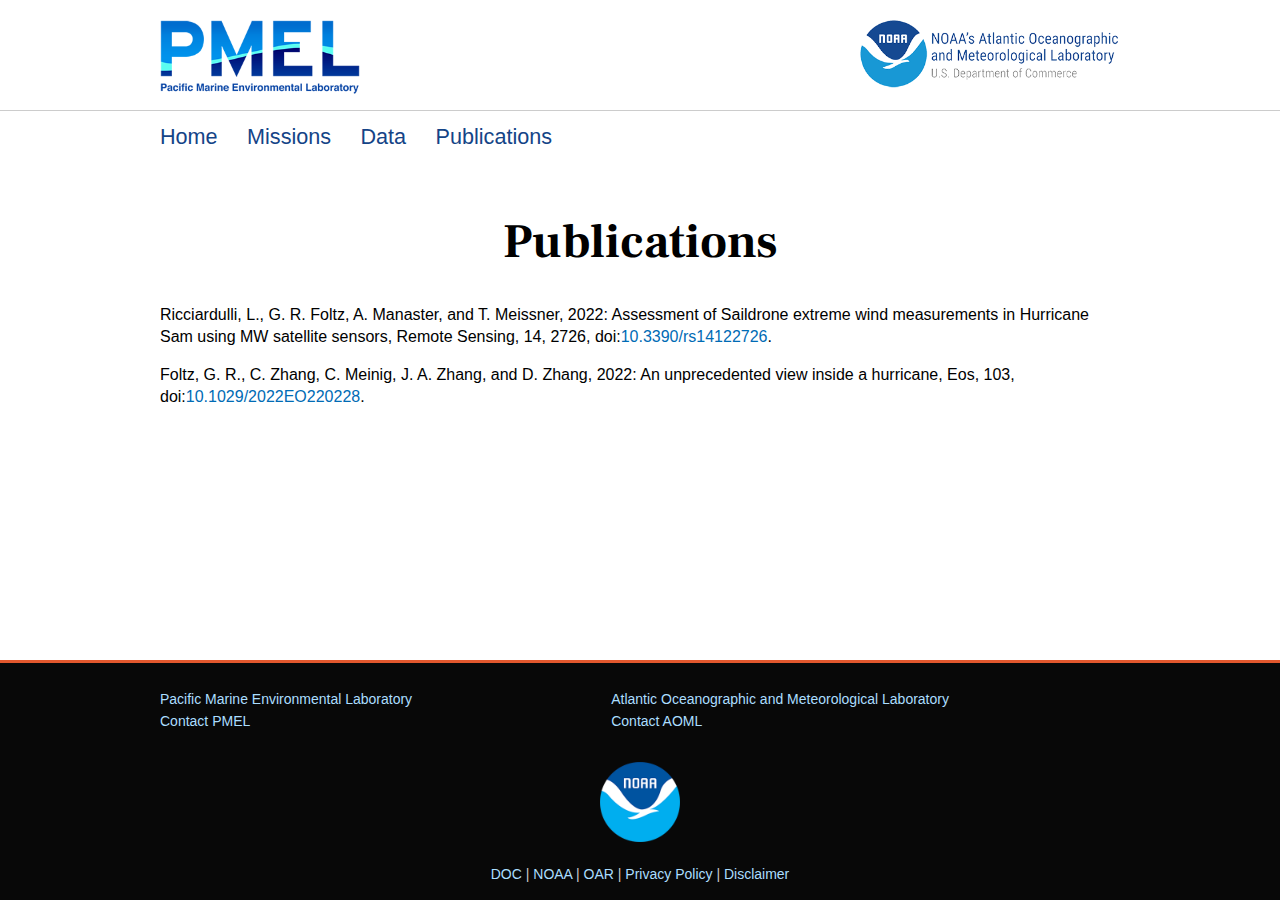
<file: publications.html>
<!doctype html>
<html lang="en"><!-- InstanceBegin template="/Templates/saildrone_hurricane.dwt" codeOutsideHTMLIsLocked="false" -->
<head> 
<meta charset="utf-8">
<meta name="viewport" content="width=device-width, initial-scale=1">
<!-- InstanceBeginEditable name="doctitle" -->
<title>NOAA's Saildrone Observations of Atlantic Hurricanes for Improved Intensity Forecasts - Publications</title>
<script id="_fed_an_ua_tag" type="text/javascript" src="https://dap.digitalgov.gov/Universal-Federated-Analytics-Min.js?agency=DOC&subagency=NOAA&pua=UA-200333778-1"></script>
<!-- InstanceEndEditable -->
<!-- InstanceBeginEditable name="head" -->
<!-- InstanceEndEditable -->
<link rel="icon" href="favicon-32.png" sizes="32x32">
<link rel="icon" href="favicon-128.png" sizes="128x128">
<link rel="icon" href="favicon-192.png" sizes="192x192">  
<link rel="apple-touch-icon" href="favicon-180.png" sizes="180x180">
<link rel="preconnect" href="https://fonts.gstatic.com"> 
<link href="https://fonts.googleapis.com/css2?family=Frank+Ruhl+Libre:wght@400;700&display=swap" rel="stylesheet">
<link href="saildrone_hurricanes.css" rel="stylesheet" type="text/css">
</head>
 
<body>
<header><a class="skip-link" href="#main-content">Skip to content</a> 
	<div id="header-content" class="clearfix">
		<div class="pmel-logo"><a href="https://www.pmel.noaa.gov/" target="_blank"><img src="images/PMEL_logo.png" alt="PMEL logo"/></a></div>
		<div class="aoml-logo"><a href="https://www.aoml.noaa.gov/" target="_blank"><img src="images/AOML_Logo.png" alt="AOML logo"/></a></div>
	</div>
</header>
<nav>
	<div id="nav-content"><a href="index.html">Home</a> 
		<div class="dropdown" > <a class="dropbtn" >Missions</a>
      <div id="dropdown-content">
       <a  href="2022/index.html">2022</a>
          <a href="2022/mission-blog-2022.html">2022 Blog</a> 
		  <div class="newline for-phone"><br></div>    
        <a href="2021/index.html">2021</a> 
          <a href="2021/mission-blog-2021.html">2021 Blog</a>     
		  <a href="2021/animations.html">2021 Videos</a>
      </div>
			
			</div>   
		<div class="for-mobile"><a href="publications.html">Publications</a></div>
		<div class="newline"><br></div>
		<div class="newline for-phone"><br></div>
			<div class="dropdown"><a class="dropbtn">Data</a> 
				<div id="dropdown-content2">
					<a href="https://data.pmel.noaa.gov/generic/erddap/search/index.html?page=1&itemsPerPage=1000&searchFor=Saildrone+Atlantic+2022+Hurricane+Monitoring" target="_blank">2022 Data</a>
					<a href="https://data.pmel.noaa.gov/pmel/erddap/search/index.html?page=1&itemsPerPage=1000&searchFor=Saildrone+Hurricane+Monitoring+2021+NRT+data" target="_blank">2021 Data</a> 
					
				</div> 
		</div>
		<div class="for-pc"><a href="publications.html">Publications</a></div>
		
		
	</div> 
</nav>
<!-- InstanceBeginEditable name="MainContent" -->
<main>
	<div id="main-content">
		<h1>Publications</h1>
		<p>Ricciardulli, L., G. R. Foltz, A. Manaster, and T. Meissner, 2022: Assessment of Saildrone extreme wind measurements in Hurricane Sam using MW satellite sensors, Remote Sensing, 14, 2726, doi:<a href="https://doi.org/10.3390/rs14122726" target="_blank">10.3390/rs14122726</a>.</p>
		<p>Foltz, G. R., C. Zhang, C. Meinig, J. A. Zhang, and D. Zhang, 2022: An unprecedented view inside a hurricane, Eos, 103, doi:<a href="https://doi.org/10.1029/2022EO220228" target="_blank">10.1029/2022EO220228</a>.</p>
	</div>
</main>
<!-- InstanceEndEditable -->
<footer>
	<div id="footer-content" class="clearfix">
		<div class="footer-lab-info clearfix">
			<div class="footer-pmel"><a href="https://www.pmel.noaa.gov/" target="_blank">Pacific Marine Environmental Laboratory </a><br>
				<a href="mailto:adi.hanein@noaa.gov">Contact PMEL</a></div>
			<div class="footer-aoml"><a href="https://www.aoml.noaa.gov/" target="_blank">Atlantic Oceanographic and Meteorological Laboratory</a><br>
				<a href="mailto:kristina.kiest@noaa.gov">Contact AOML</a></div>
		</div>
		<div>
			<div class="footer-noaa-logo"><a href="https://www.noaa.gov/" target="_blank"><img src="images/NOAA_logo.png" alt="NOAA logo" class="noaa-logo" /></a></div>
			<div class="footer-general-links"><a href="https://www.commerce.gov/" target="_blank">DOC</a> | <a href="https://www.noaa.gov/" target="_blank">NOAA</a> | <a href="https://research.noaa.gov/" target="_blank">OAR</a> | <a href="https://www.noaa.gov/protecting-your-privacy" target="_blank">Privacy Policy</a> | <a href="https://www.noaa.gov/disclaimer" target="_blank">Disclaimer</a></div>
		</div>
	</div>
</footer>
</body>
<!-- InstanceEnd --></html>
</file>
<file: saildrone_hurricanes.css>
@charset "utf-8";
/* CSS Document */
/** Mobile First **/
body {
	margin: 0;
	padding: 0;
	font-size: 16px;
	font-family: Verdana, Arial, Helvetica, "sans-serif";
	line-height: 1.25em;
	color: #000;
	background-color: #fff;
}

#header-content, #nav-content, #main-content, #footer-content {
	margin: 15px;	/* Site margins */
}

nav{
	padding-bottom: 30px;
}
header {
	border-bottom: 1px solid #ccc;
}
#nav-content a, #nav-content a:link, #nav-content a:visited {
	margin-right: 25px;
	font-size: 1.35em;
	color: #144487;
}
#nav-content a:hover {
	color: #A31818;
	text-decoration: none;
}
.pmel-logo, .aoml-logo {
	width: 100%;
}
.pmel-logo img, .aoml-logo img {
	width: 50%;
}
.pmel-logo img {
	margin-bottom: 15px;
}

footer {
	font-size: 0.875em;
}
img {
	border: 0;
	width: 100%;
}
video{
	border: 0;
	width: 90%;
	  display: block;
  margin-left: auto;
  margin-right: auto;
		margin-bottom: 10px;

}
iframe{
	border: 0;
	width: 100%;
}
.clearfix::after { /* Clear floats */
	content: "";
	clear: both;
	display: table;
}
h1, h2, h3, h4, h5, h6 {
	color: #000;
	font-family: 'Frank Ruhl Libre', serif; /* Google font */
}
h1 {
	font-size: 2em;
	line-height: 1.25em;
	text-align: center;
}
h2 {
	font-size: 1.6252em;
	line-height: 1.15384615em;
}
h2.blog-date {
	font-family: Verdana, Arial, Helvetica, "sans-serif";
	color: #4E4E4E;
	font-size: 1.5em;
	line-height: 1.15384615em;
}
h3 {
	font-size: 1.375em;
	line-height: 1.13636364em;
}
h4 {
	font-size: 1.125em;
	line-height: 1.11111111em;
}
a, a:link, a:visited {
	color: #006BB5;
	text-decoration: none;
}
a:hover {
	color: #E2572D;
	text-decoration: underline;
}
.image-caption {
	font-size: 0.8em;
	font-style: italic;
}
.noaa-logo {
	width: 80px;
}
.footer-pmel, .footer-aoml, .footer-noaa-logo, .footer-general-links {
	width: 100%;
}
.footer-pmel, .footer-aoml {
	margin-bottom: 15px;
}
.footer-noaa-logo, .footer-general-links {
	text-align: center;
	margin-bottom: 15px;
}
/* https://accessibility.oit.ncsu.edu/it-accessibility-at-nc-state/developers/accessibility-handbook/mouse-and-keyboard-events/skip-to-main-content/ */
.skip-link {
	left: -999px;
	position: absolute;
	top: auto;
	width: 1px;
	height: 1px;
	overflow: hidden;
	z-index: -999;
}
a.skip-link:focus, a.skip-link:active {
	color: #fff;
	background-color: #000;
	left: auto;
	top: auto;
	width: 30%;
	height: auto;
	overflow: auto;
	margin: 10px 35%;
	padding: 5px;
	border-radius: 10px;
	border: 2px solid #ff0;
	text-align: center;
	font-size: 1.2em;
	z-index: 999;
}

.last{
	border-bottom: none;
}
td{
	width: 40%;
	padding: 7px 0px;
	border-bottom: thin solid;
}
td .text-container{
	margin: auto;
}

td img{
	display: block;
	margin-left: auto;
	margin-right: auto;
}

/*
.dropbtn{
	display: none;
}
*/
	.dropbtn {
	  display: none;
    color: white;
    border: none;
  }
  .dropdown {
    position:absolute;
  }
  #dropdown-content {
    min-width: 110px; 
    z-index: 1;
	  padding: 0;
	  margin-right: 10px !important;
	  
  }
  #dropdown-content a {
    color: black;
	  display: inline;
	  	  

	  
  }
  
#dropdown-content2 {
    min-width: 110px; 
    z-index: 1;
	  padding: 3px 0px;
	  margin-right: 10px !important;
  }
  #dropdown-content2 a {
    color: black;
	  display: inline;
	  	   
  }
.newline{
	display: block;
}

.for-mobile{
	display: inline-block;
}
.for-phone{
	display: inline-block;
}

.for-pc{
	display: none;
}

.animation{
	margin: auto;
}

.info{
	width: 85%;
	margin: auto;
}


/** Tablet **/
@media screen and (min-width: 576px) {
	body {
		line-height: 1.375em;
	}
	
	/* Sticky footer */
	body {
		min-height: 100vh;
    	display: flex;
    	flex-direction: column;
	}
	header, footer, nav {
  		flex-grow: 0;
  		flex-shrink: 0;
 		flex-basis: auto;
	}
	main {
  		flex-grow: 1;
 		flex-shrink: 0;
  		flex-basis: auto;
	}
	/* End Sticky footer */
	main {
		margin-bottom: 50px;
	}
	main img, .image-caption {
		width: 75%;
	}
	
	footer {
		color: #ccc;
		background-color: #080808;
		border-top: 3px solid #e2572d;
	}
	footer a, footer a:link, footer a:visited {
		color: #ABDEFF;
	}
	footer a:hover {
		color: #fff;
	}
	h1 {
		font-size: 2.5em;
		line-height: 1.125 em;
	}
	h2 {
		font-size: 2em;
		line-height: 1.25em;
	}
	h2.blog-date {
		font-size: 1.8em;
		line-height: 1.25em;
	}
	h3 {
		font-size: 1.5em;
		line-height: 1.25em;
	}
	h4 {
		font-size: 1.125em;
		line-height: 1.22222222em;
	}
	.pmel-logo, .aoml-logo {
		display: block;
	}
	.pmel-logo img {
		width: 200px;
		float: left;
	}
	.aoml-logo img {
		width: 260px;
		float: right;
	}
	.footer-pmel {
		width: 46%;
		float: left;
	}
	.footer-aoml {
		width: 53%;
		float: right;
	}
	.footer-lab-info {
		margin-bottom: 15px;
	}
	#main-content p img, .image-caption {	/* Center images: https://www.w3.org/Style/Examples/007/center.en.html */
		display: block;
    	margin: 0 auto;
	}
	
	table{
		margin: auto;
		width: 100%;
	}
	td{
	width: 30%;
	padding: 14px 10px;
}
	video{
		width: 85%;
	}
	.for-phone{
	display: none;
}
	
	
}
/** Desktop **/
@media screen and (min-width: 960px) {
	header {
		margin-top: 20px;
	}
	#header-content, #main-content, #nav-content, #footer-content {
		width: 960px; /* Content width */
		margin: 0 auto;
	}
	#nav-content {
		margin-top: 15px;
	}
	h1 {
		font-size: 3em;
		line-height: 1.05 em;
	}
	h2 {
		font-size: 2.25em;
		line-height: 1.25em;
	}
	h2.blog-date {
		font-size: 1.9em;
		line-height: 1.25em;
	}
	h3 {
		font-size: 1.75em;
		line-height: 1.25em;
	}
	
	.footer-lab-info {
		margin-top: 25px;
	}
	
	#diagram{
		width: 60%;
	}
	
	td{
	width: 20%;
	padding: 20px 10px;
}
	
	.dropbtn {
	  display: inline-block;
    color: white;
    border: none;
  }
  .dropdown {
    position: relative;
    display: inline-block; 
  }
  #dropdown-content {
    display: none;
    position: absolute;
    background-color: rgb(255,255,255);
    min-width: 175px; 
    box-shadow: 0px 8px 16px 0px rgba(0, 0, 0, 0.2);
    z-index: 1;
	  
  }
  #dropdown-content a {
    color: black;
    padding: 12px 0px 12px 12px;
    text-decoration: none;
    display: inline-block;
	  
  }
  .dropdown:hover #dropdown-content {
    display: block;
  }
	
	#dropdown-content2 {
    display: none;
    position: absolute;
    background-color: rgb(255,255,255);
    min-width: 160px; 
    box-shadow: 0px 8px 16px 0px rgba(0, 0, 0, 0.2);
    z-index: 1;
	  
  }
  #dropdown-content2 a {
    color: black;
    padding: 12px 0px 12px 12px;
    text-decoration: none;
    display: inline-block;
	  
  }
  .dropdown:hover #dropdown-content2 {
    display: block;
  }
	.newline{
	display: none;
}
	.for-mobile{
		display: none;
	}
	.for-pc{
		display: inline-block;
	}
	.hurricane-name{
		padding-top: 15px;
	}
}
</file>
